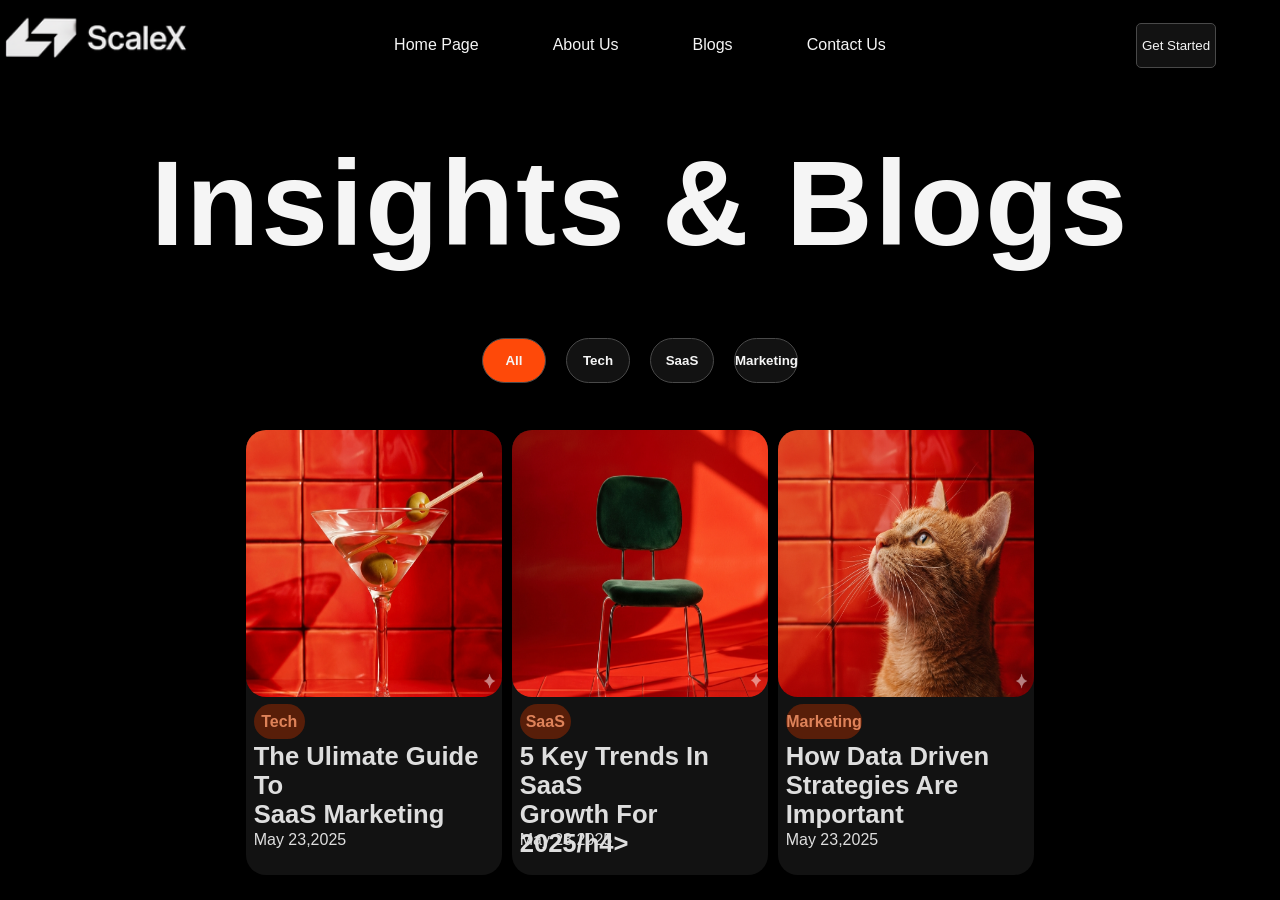
<file: a2/index.html>
<!DOCTYPE html>
<html lang="en">
<head>
    <meta charset="UTF-8">
    <meta name="viewport" content="width=device-width, initial-scale=1.0">
    <title>ScaleX</title>
    <link rel="shortcut icon" href="./scaleXlogo.png" type="image/x-icon">
    <link rel="stylesheet" href="style.css">
    <meta name="description" content="ScaleX - Your trusted partner for digital transformation  and growth. We provide innovative solutions to help businesses scale and succeed in the digital age.">
    <meta name="og">
</head>
<body>

    <div id="container">

    
        <div id="nav">
            <div id="logo">
                <img src="./Logo.webp" alt="ScaleX Logo">
            </div>

            <div id="links">
                <a href="">Home Page</a>
                <a href="">About Us</a>
                <a href="">Blogs</a>
                <a href="">Contact Us</a>
            </div>

            <div id="main-button">
                <button>Get Started</button>
            </div>
        </div>
    

    <div id="banner">
        <div><h3>Insights & Blogs</h3></div>
    </div>

    <div id="pg-nav">
        <button>All</button>
        <button>Tech</button>
        <button>SaaS</button>
        <button>Marketing</button>
    </div>

    <div id="content-cards">
        <div class="cards">
            <div id="img">
                <img src="./glass.webp" alt="glass img">
            </div>
            <div id="title-tag">
                <button>Tech</button>
            </div>
            <div id="title-ln">
                <h4>The Ulimate Guide To <br>SaaS Marketing</h4>
            </div>
            <div id="date">
                <p>May 23,2025</p>
            </div>

        </div>
        <div class="cards">
            <div id="img">
                <img src="./chair.webp" alt="chair img">
            </div>
            <div id="title-tag">
                <button>SaaS</button>
            </div>
            <div id="title-ln">
                <h4>5 Key Trends In SaaS <br>Growth For 2025/h4>
            </div>
            <div id="date">
                <p>May 23,2025</p>
            </div>

        </div>
        <div class="cards">
            <div id="img">
                <img src="./bili.webp" alt="cat img">
            </div>
            <div id="title-tag">
                <button id="market">Marketing</button>
            </div>
            <div id="title-ln">
                <h4>How Data Driven <br>Strategies Are Important</h4>
            </div>
            <div id="date">
                <p>May 23,2025</p>
            </div>

        </div>
       
    </div>

    </div>
    
</body>
</html>
</file>
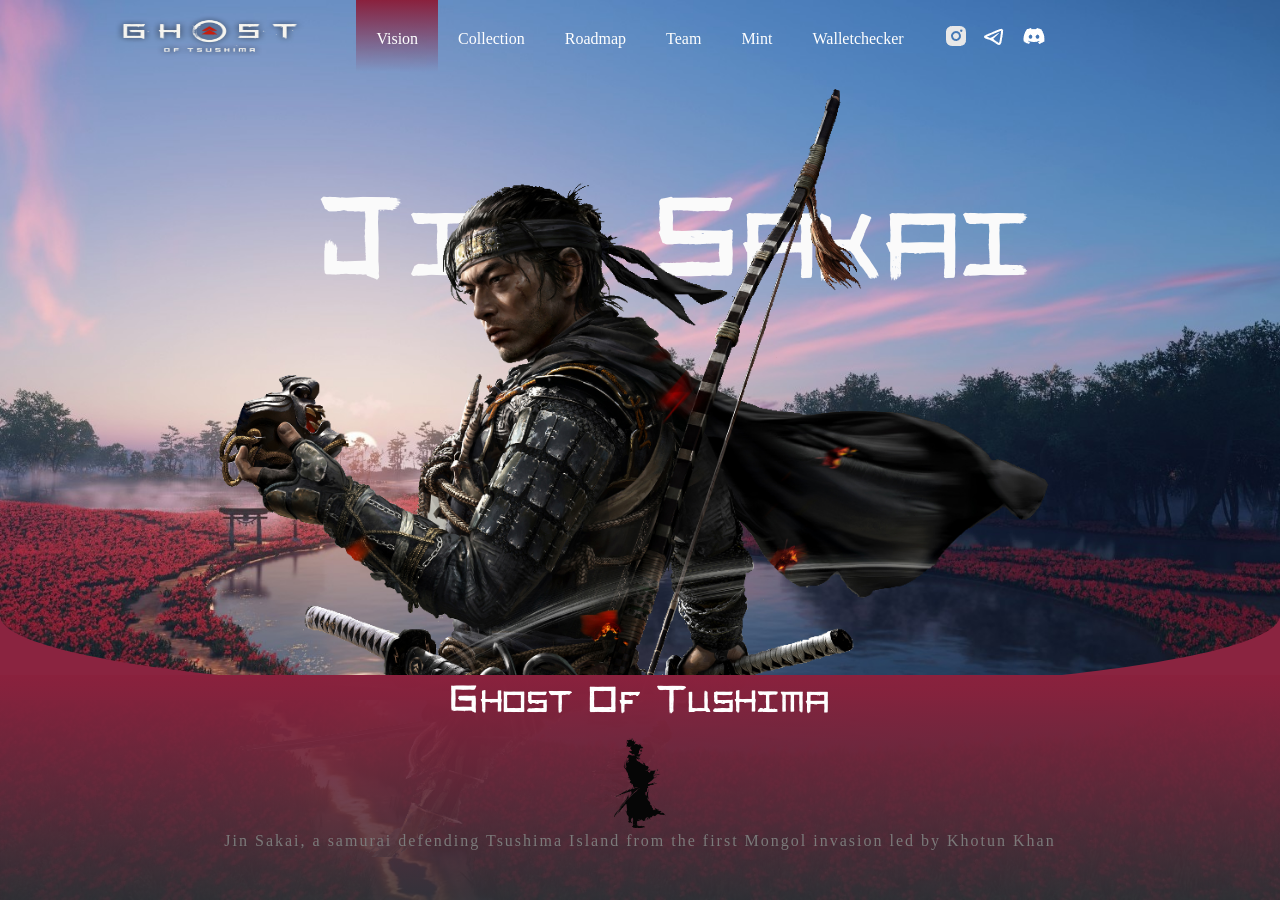
<file: a3/index.html>
<!DOCTYPE html>
<html lang="en">
<head>
    <meta charset="UTF-8">
    <meta name="viewport" content="width=device-width, initial-scale=1.0">
    <title>Ghost Of Tushima</title>
    <link rel="stylesheet" href="style.css">
    <link rel="shortcut icon" href="./logo.png" type="image/x-icon">
</head>
<body>
    <div id="nav-bar">
        <div id="logo">
            <img src="./logo.png" alt="got">
        </div>

        <div id="nav-links">
            <a href="#">Vision</a>
            <a href="#">Collection</a>
            <a href="#">Roadmap</a>
            <a href="#">Team</a>
            <a href="#">Mint</a>
            <a href="#">Walletchecker</a>

        </div>

        <div id="social-media">
            <img src="./instagram-fill.png" alt="instagram">
            <img src="./telegram-2-line.png" alt="telegram">
            <img src="./discord-fill.png" alt="discord">
        </div>
    </div>
    <div id="name">
        <div><h3>Jin </h3></div>
        <div><h3>Sakai</h3></div>
    </div>

    <div id="jin-sakai">
        <img src="./jin_sakai.png" alt="jin sakai">
    </div>

    <div id="curve">
        <img src="./curveNegative.svg" alt="">
    </div>
    <div id="about">
        <div id="title">
            <h1>Ghost Of Tushima</h1><br>
            <img src="./samurai.png" alt="">
            <p>Jin Sakai, a samurai defending Tsushima Island from the first Mongol invasion led by Khotun Khan</p>
        </div>
    </div>


    
</body>
</html>
</file>
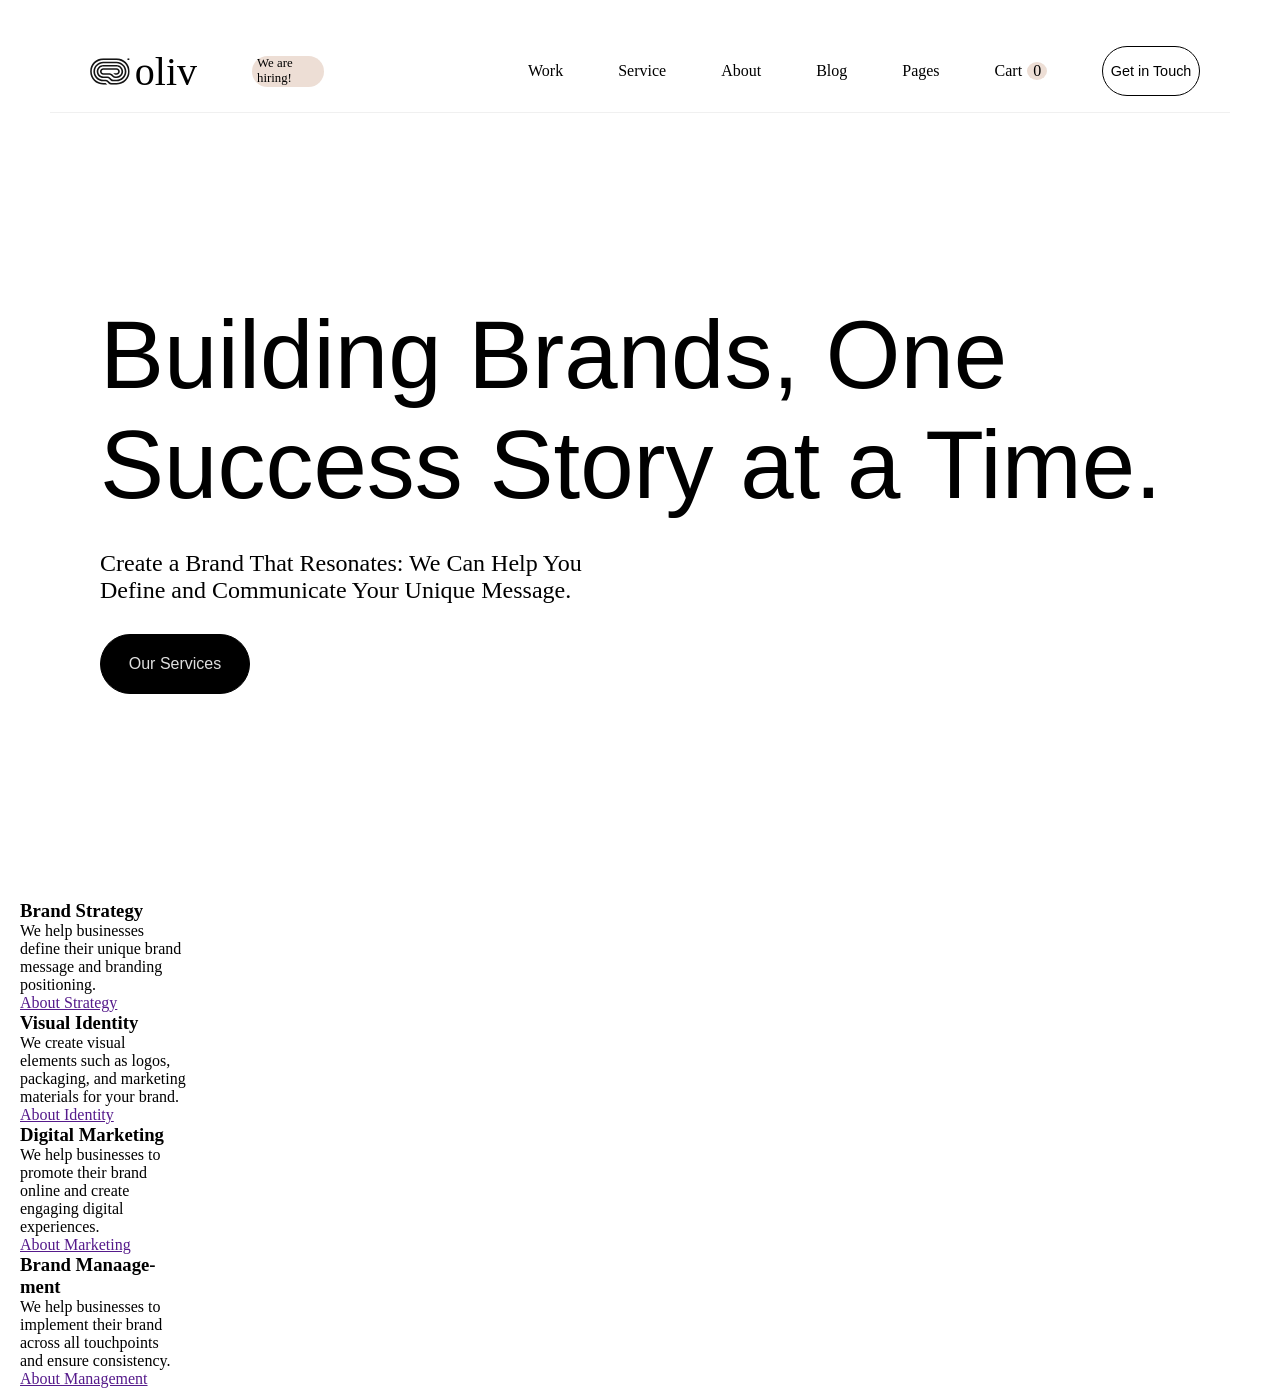
<file: a5/index.html>
<!DOCTYPE html>
<html lang="en">
<head>
    <meta charset="UTF-8">
    <meta name="viewport" content="width=device-width, initial-scale=1.0">
    <title>oliv</title>
    <link rel="stylesheet" href="style.css">
</head>
<body>
    <main>

        <section id="pg1"> 

            <header>
                <div class="logo">
                    <img src="./mainlogo.svg" alt="">
                    <h1>oliv</h1>
                   <div> <p>We are hiring!</p></div> 
                </div>
                <div class="links">
                    <a href="">Work</a>
                    <a href="">Service</a>
                    <a href="">About</a>
                    <a href="">Blog</a>
                    <a href="">Pages</a>
                    <div class="a6">
                    <a href="">Cart</a>
                        <p>0</p>
                    </div>
                    <button>Get in Touch</button>
                </div>
            </header>

            <div class="title">
                <h1>Building Brands, One <br>Success Story at a Time.</h1>
                <p>Create a Brand That Resonates: We Can Help You <br>
                    Define and Communicate Your Unique Message.</p>
                <button>Our Services</button>
            </div>

        </section>

        <section id="pg2">

            <div class="top">
                
            </div>
            <div class="left">
                <h3>Brand Strategy</h3>
                <p>We help businesses <br>
                define their unique brand <br>
                message and branding <br>
                positioning.</p>
                <a href="">About Strategy</a>
            </div>

            <div class="mid">
                <h3>Visual Identity</h3>
                <p>We create visual <br>
                elements such as logos, <br>
                packaging, and marketing <br>
                materials for your brand.</p>
                <a href="">About Identity</a>
            </div>
            <div class="cent">
                <h3>Digital Marketing</h3>
                <p>We help businesses to <br>
                promote their brand <br>
                online and create <br>
                engaging digital <br>
                experiences.</p>
                <a href="">About Marketing</a>
            </div>
            <div class="right">
                <h3>Brand Manaage- <br>ment</h3>
                <p>We help businesses to <br>
                implement their brand <br>
                across all touchpoints <br>
                and ensure consistency.</p>
                <a href="">About Management</a>
            </div>
        </section>
    </main>
    
</body>
</html>
</file>
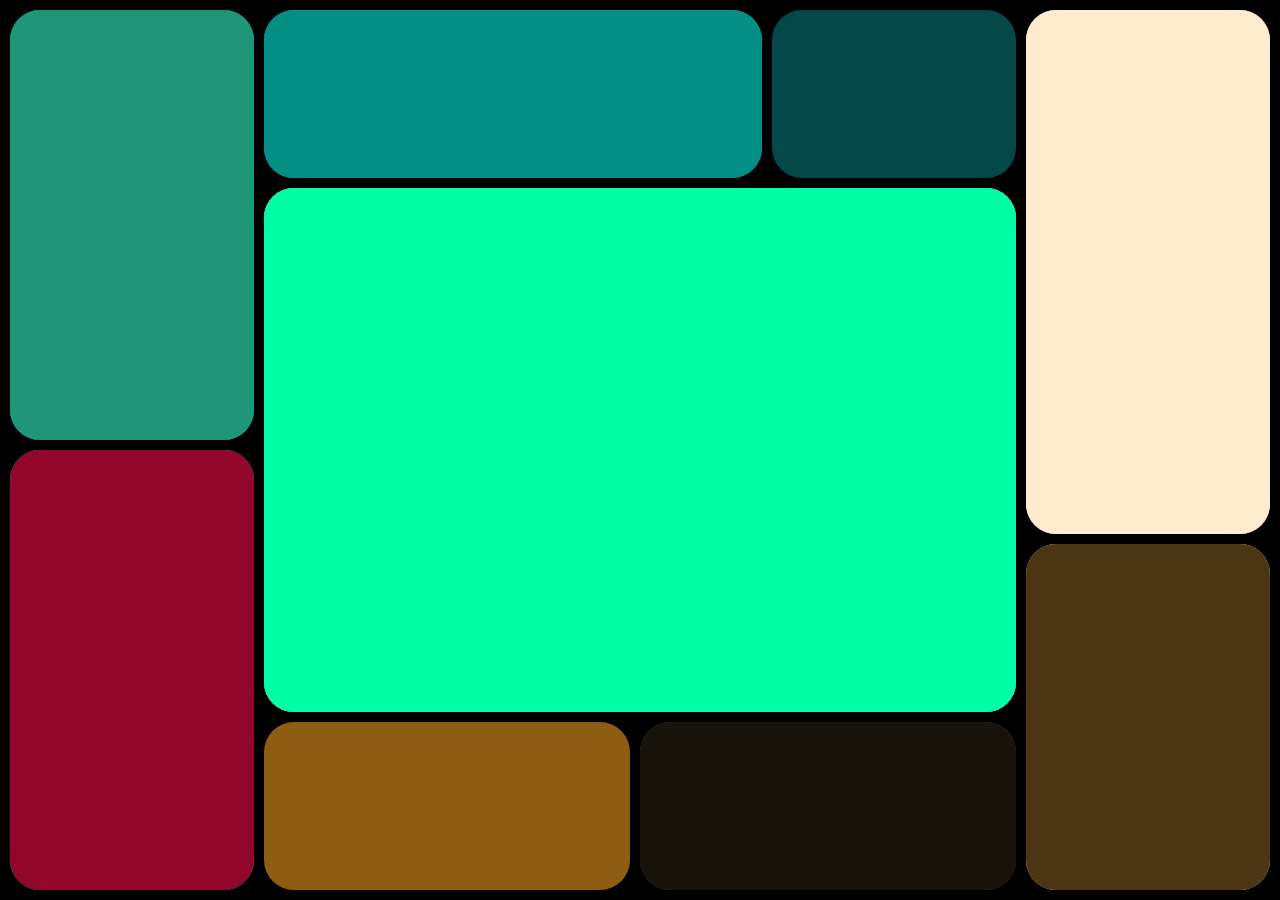
<file: a4/a4.1/index.html>
<!DOCTYPE html>
<html lang="en">
<head>
    <meta charset="UTF-8">
    <meta name="viewport" content="width=device-width, initial-scale=1.0">
    <title>Css Grid</title>
    <link rel="stylesheet" href="style.css">
</head>
<body>

    <main>
        <div id="t-l"></div>
        <div id="t-ml"></div>
        <div id="t-ml2"></div>
        <div id="t-mr"></div>
        <div id="t-r"></div>

        <div id="mid-l"></div>
        <div id="mid-ml"></div>
        <div id="mid-ml2"></div>
        <div id="mid-mr"></div>
        <div id="mid-r"></div>

        <div id="cent-l"></div>
        <div id="cent-ml"></div>
        <div id="cent-ml2"></div>
        <div id="cent-mr"></div>
        <div id="cent-r"></div>

        <div id="above-btm-l"></div>
        <div id="above-btm-ml"></div>
        <div id="above-btm-ml2"></div>
        <div id="above-btm-mr"></div>
        <div id="above-btm-r"></div>

        <div id="btm-l"></div>
        <div id="btm-ml"></div>
        <div id="btm-ml2"></div>
        <div id="btm-mr"></div>
        <div id="btm-r"></div>
    </main>
    
</body>
</html>
</file>
<file: a2/style.css>
*{ 
     margin: 0;
     padding: 0;
     box-sizing: border-box;
}
html, body{
     height: 100%;
width: 100%;
}

#container{
     height: 100%;
     width: 100%;
     background-color:rgb(0,0,0);
}
/*top of page - navigation bar */

#nav{
    height: 10%;
    width: 100%;
    display: flex;
    justify-content: space-around;
    align-items: center;
    
}

#nav #links{
    display: flex;
    justify-content:space-evenly;
    width: 50%;
    height: 100%;
    align-items: center;
    font-family: 'Segoe UI', Tahoma, Geneva, Verdana, sans-serif;
    
}

#nav #links a{
    text-decoration: none;
    color: whitesmoke;
    font-size: 5 rem;
    font-weight: normal;
    border: none;
    border-radius: 5px;
}
#nav #links a:hover{
    color: rgb(254,73,9);
    cursor: pointer;
}

#nav #logo{
    height: 100%;
    width: 25%;
    background-color: rgb(0, 0, 0);
    position: relative;
}

#nav img{
    height: 80%;
    width: 100%;
    object-fit: contain;
    position: absolute;
    left: -20%;
}

#nav #main-button{
    width: 25%;
    height: 100%;
    display: flex;
    justify-content: center;
    align-items: center;
    position: relative;
}

#nav #main-button button{
    height: 50%;
    width: 25%;
    background-color: rgb(18,18,18);
    font-size: 5 rem;
    color: whitesmoke;
    border: none;
    border-radius: 5px;
    position: absolute;
    right: 20%;
    border: 1px solid rgb(73, 73, 73);
    font-family: 'Segoe UI', Tahoma, Geneva, Verdana, sans-serif;
}

#nav #main-button button:hover{
    background-color: rgb(254,73,9);
    color: whitesmoke;
    cursor: pointer;
}

/*banner - insights & blogs*/

#banner{
    height: 25%;
    width: 100%;
    display: flex;
    justify-content: space-evenly;
    align-items: center;
    padding: 2%;

}
#banner div{
    height: 100%;
    width: 80%;
    display: flex;
    justify-content: center;
    align-items: center;
    
}

#banner h3{
    color: whitesmoke;
    font-size: 120px;
    font-family: 'Segoe UI', Tahoma, Geneva, Verdana, sans-serif;
    letter-spacing: 2px;
}

/* page navigation */

#pg-nav{
    height: 10%;
    width: 100%;
    display: flex;
    justify-content: center;
    align-items: center;
    gap: 20px;
   
}
#pg-nav button{
    height: 50%;
    width: 5%;
    background-color: rgb(18,18,18);
    font-size: 2.5 rem;
    font-weight: 600;
    color: whitesmoke;
    border: 1px solid rgb(73, 73, 73);
    border-radius: 100px;
    font-family: 'Segoe UI', Tahoma, Geneva, Verdana, sans-serif;
}

#pg-nav :nth-child(1){
    background-color: rgb(254,73,9);
}

/*main content - blogs*/

#content-cards{
    height: 55%;
    width: 100%;
    display: flex;
    justify-content: center;
    align-items: center;
    gap: 10px;

    
}

#content-cards .cards{
    height: 90%;
    width: 20%;
    border-radius: 20px;
    background-color: rgb(18,18,18);
}


#content-cards .cards #img{
    height: 60%;
    width: 100%;
    object-fit: cover;
    border-radius: 20px;
}
#content-cards .cards #img img{
    height: 100%;
    width: 100%;
    border-radius: 20px;
    
}

#content-cards .cards #title-tag{
    height: 10%;
    width: 100%;
    position: relative;
}
#content-cards .cards #title-tag button{
    height: 80%;
    width: 20%;
    border: none;
    border-radius: 20px;
    background-color: rgb(88,30,9);
    color: rgb(222,130,89);
    font-size: 100% ;
    font-weight: 600;
    position: absolute;
    top: 15%;
    left: 3%;
    
}#content-cards .cards #title-tag #market{
    height: 10%;
    width: 100%;
    position: relative;
}

#content-cards .cards #title-tag #market{
    height: 80%;
    width: 30%;
    border: none;
    border-radius: 20px;
    background-color: rgb(88,30,9);
    color: rgb(222,130,89);
    font-size: 100% ;
    font-weight: 600;
    position: absolute;
    top: 15%;
    left: 3%;
    
}
#content-cards .cards #title-ln{
   height: 20%;
   width: 100%;
   position: relative;
}
#content-cards .cards #title-ln h4{
    height: 100%;
    color: rgb(222,222,222);
    font-size: 160%;
    font-family: 'Segoe UI', Tahoma, Geneva, Verdana, sans-serif;
    position: absolute;
    left: 3%;
}
#content-cards .cards #date{
    height: 10%;
    width: 100%;
    color: rgb(73, 73, 73);
    font-family: 'Segoe UI', Tahoma, Geneva, Verdana, sans-serif;
    position: relative;
}
#content-cards .cards #date p{
    height: 10%;
    width: 100%;
    color: rgb(222,222,222);
    position: absolute;
    left: 3%;
    
}
</file>
<file: a3/style.css>
@font-face {
    font-family: jin-sakai;
    src: url(./Tsushima.otf);
}
*{ 
     margin: 0;
     padding: 0;
     box-sizing: border-box;
}
html, body{
     height: 100%;
width: 100%;
}

body{
     background-image: url("./bg.jpeg");
     background-size: cover;
     background-position: center;
     height: 100%;
     width: 100%;
    
}

#nav-bar{
        display: flex;
        justify-content: space-between;
        align-items: center;
        height: 8%;
        width: 100%;

}

#nav-bar #logo{
    height: 100%;
    width: 25%;
}
#nav-bar #logo img{
    height: 100%;
    width: 100%;
    padding-left: 100px;
    
}

#nav-bar #nav-links{
    display: flex;
    justify-content: center;
    align-items: center;
    height: 100%;
    width: 50%;
    text-align: center;
}
#nav-bar #nav-links a{
    color: white;
    text-decoration: none;
    font-size: 1 rem;
    font-weight: medium;
    padding: 10px 20px;
    height: 100%;
    text-align:center;
    padding-top: 30px;
}
#nav-bar #nav-links :nth-child(1){
    background:linear-gradient(rgb(138,33,61),rgba(54, 52, 57, 0)) ;
    border: none;
}

#social-media{
    display: flex;
    justify-content: center;
    align-items: center;
    gap: 15px;
    height: 100%;
    width: 25%;
    padding-right: 250px;
    
}
#social-media img{
    border: none;
    border-radius: 10px;
    
}

#jin-sakai{
    height: 90%;
    width:100%;
    border: none;
    display: flex;
    align-items: center;
    justify-content: center;
    position: relative;
}

#jin-sakai img{
    height: 100%;
    width: auto;
    position: absolute;
    bottom: 25px;
}
#curve{
    height: 10%;
    width: 100%;
    
    position: absolute;
    bottom: 200px;
}
#curve img{
    height: 100%;
    width:100%
}

#about{
    height: 25%;
    width: 100%;
    background: linear-gradient(rgb(138,33,61),rgba(54, 52, 57, 0.821));
    position: absolute;
    bottom: 0px;

}
#about #title{
    height: 100%;
    width: 100%;
    text-align: center;
}
#about #title img{
    height: 40%;
    width: 4%;
}
#about #title h1{
    color: white;
    font-size: 2rem;
    font-family: jin-sakai;
    padding-top: 10px;
    font-weight: lighter;
}
#about #title p{
    color: rgb(123, 122, 122);
    font-size: 1rem; 
    letter-spacing: 2px;
}

#name{
    height: 15%;
    width: 50%;
    position: absolute;
   top: 20%;
   left: 25%;
   text-align: center;
   display: flex;
   align-items: center;
   justify-content: space-evenly;
   gap: 100px;
   
}
#name h3{
    font-size: 100px;
    font-family: jin-sakai;
    color: rgb(250, 250, 250);
    font-weight: lighter;
}
</file>
<file: a5/style.css>
*{ 
     margin: 0;
     padding: 0;
     box-sizing: border-box;
}
html, body{
     height: 100%;
width: 100%;
}
main{
    height: 100vh;
    width: 100vw;
    background-color: #ffffff;
    padding-left: 20px  ;
    padding-right: 20px;
}
#pg1{
    height: 100%;
    width: 100%;
    display: grid;
    grid-template-rows:1fr 9fr;

    grid-template-areas: "header"
    "content";
    padding: 30px;
    gap: 10px;
}
header{
    grid-area: header;
    display: flex;
    justify-content: space-between;
    align-items: center;
    gap: 30px;
    padding-left: 30px;
    padding-right: 30px;
    font-family: 'Times New Roman', Times, serif;
    border-bottom: 1px solid rgba(187, 187, 187, 0.22);
}
.logo{
    height: 100%;
    width: 40%;
    display: flex;
    justify-content: flex-start;
    align-items: center;
    gap: 5px;
    padding: 10px;
}
.logo img{
    height: 50%;
    width: 10%;
}
.logo h1{
    font-weight: normal;
    font-size: 2.5rem;

}
.logo div {
    font-weight: normal;
    font-size: .8rem;
    background-color: #edded5;
    border-radius: 20px;
    padding: 5px;
    height: 50%;
    width: 18%;
    margin-left: 50px;
    display: flex;
    justify-content: center;
    align-items: center;;
}
.links{
    height: 100%;
    width: 60%;
    display: flex;
    justify-content: center;
    align-items: center;
    gap: 55px;
}
.links a{
    text-decoration: none;
    color: #000000;
    position: relative;
   
}
.links a::after{
    content: "";
    height: 2px;
    width: 0%;
    background-color: rgb(0, 0, 0);
    position: absolute;
    left: 50%;
    bottom: 0;
    transition:  0.3s all ease;
    transform: translateX(-50%);
    
}
.links a:hover::after{
    width: 100%;
}


.links .a6{
    display: flex;
    justify-content: center;
    align-items: center;
    gap: 5px;
}
.links .a6 p{
    background-color: #edded5;
    border-radius: 50%;
    width: 20px;
    text-align: center;
}
.links button{
    height: 50px;
    width: 120px;
    border: 1px solid black;
    border-radius: 50px;
   font-size: .9rem;
   background-color: #ffffff;
}
.links button:hover{
    background-color: #000000;
    color: #ffffff;
}
.title{
    grid-area: content;
    height: 100%;
    width: 100%;
    display: flex;
    flex-direction: column;
    justify-content: center;
    align-items: flex-start;
    gap: 30px;
   padding:50px;
}
.title h1{
    font-size: 6rem;
    font-family: Arial, Helvetica, sans-serif;
    font-weight: normal;
}
.title p{
    font-size:1.5rem;
}
.title button{
    height: 60px;
    width: 150px;
    border: 1px solid black;
    border-radius: 50px;
    background-color: #000000;
    font-family: Arial, Helvetica, sans-serif;
    font-weight: 700px;
    font-size: 1rem;
    color: #fdfdfde1;
}
.title button:hover{
    color: rgb(255, 255, 255);
    cursor: pointer;
}
</file>
<file: a4/a4.1/style.css>
*{ 
     margin: 0;
     padding: 0;
     box-sizing: border-box;
}
html, body{
     height: 100%;
width: 100%;
}

main{
    height: 100%;
    width: 100%;
    background-color: black;
    display: grid;
    grid-template-columns:2fr 3fr 1fr 2fr 2fr;
    grid-template-rows: 2fr 3fr 1fr 2fr 2fr;

    grid-template-areas: 
    "tl   tml   tml    tmr    tr"
    "tl   midml midml  midml   tr"
    "btml midml midml midml   tr"
    "btml midml midml midml   btmr"
    "btml btmm  btmlr btmlr  btmr";  
    
    padding: 10px;
    gap: 10px;
}

#t-l{
    background-color: rgb(1, 128, 255);
    grid-area: tl;
    border-radius: 30px;
}
#t-ml{
    background-color: rgb(6, 140, 170);
    grid-area: tml;
    border-radius: 30px;

}
#t-ml2{
    background-color: rgb(3, 143, 131);
    grid-area: tml;
    border-radius: 30px;

}
#t-mr{
    background-color: rgb(4, 72, 74);
    grid-area: tmr;
    border-radius: 30px;

}
#t-r{
    background-color: rgb(84, 140, 149);
    grid-area: tr;
    border-radius: 30px;

}


#mid-l{
    background-color: rgb(31, 150, 120);
    grid-area: tl;
      border-radius: 30px;

}
#mid-ml{
    background-color: rgb(154, 61, 148);
    grid-area: midml;
    border-radius: 30px;

}
#mid-ml2{
    grid-area: midml;
    background-color: rgb(29, 1, 30);
    border-radius: 30px;

}
#mid-mr{
    background-color: rgb(144, 37, 136);
    grid-area: midml;
    border-radius: 30px;


}
#mid-r{
    background-color: rgb(212, 99, 232);
    grid-area: tr;
    border-radius: 30px;


}


#cent-l{
    background-color: rgb(43, 34, 45);
    grid-area: btml;
    border-radius: 30px;

}
#cent-ml{
    background-color: rgb(21, 0, 255);
    grid-area: midml;
    border-radius: 30px;

    

}
#cent-ml2{
    background-color: rgb(255, 153, 0);
    grid-area: midml;
    border-radius: 30px;


}
#cent-mr{
    background-color: rgb(237, 3, 3);
    grid-area: midml;
    border-radius: 30px;


}
#cent-r{
    background-color: blanchedalmond;
    grid-area: tr;
    border-radius: 30px;


}


#above-btm-l{
    background-color: rgb(12, 169, 209);
    grid-area: btml;
    border-radius: 30px;


}
#above-btm-ml{
    background-color: rgb(0, 115, 255);
    grid-area: midml;
    border-radius: 30px;


}
#above-btm-ml2{
    background-color: rgb(55, 255, 0);
    grid-area: midml;
    border-radius: 30px;


}
#above-btm-mr{
    background-color: rgb(0, 255, 166);
    grid-area: midml;
    border-radius: 30px;


}
#above-btm-r{
    background-color: blanchedalmond;
    grid-area: btmr;
    border-radius: 30px;


}


#btm-l{
    background-color: rgb(147, 6, 44);
    grid-area: btml;
    border-radius: 30px;


}
#btm-ml{
    background-color: rgb(142, 93, 19);
    grid-area: btmm;
    border-radius: 30px;


}
#btm-ml2{
    background-color: rgb(84, 71, 51);
    grid-area: btmlr;
    border-radius: 30px;


}
#btm-mr{
    background-color: rgb(24, 20, 12);
    grid-area: btmlr;
    border-radius: 30px;


}
#btm-r{
    background-color: rgb(75, 53, 19);
    grid-area: btmr;
    border-radius: 30px;


}
</file>
